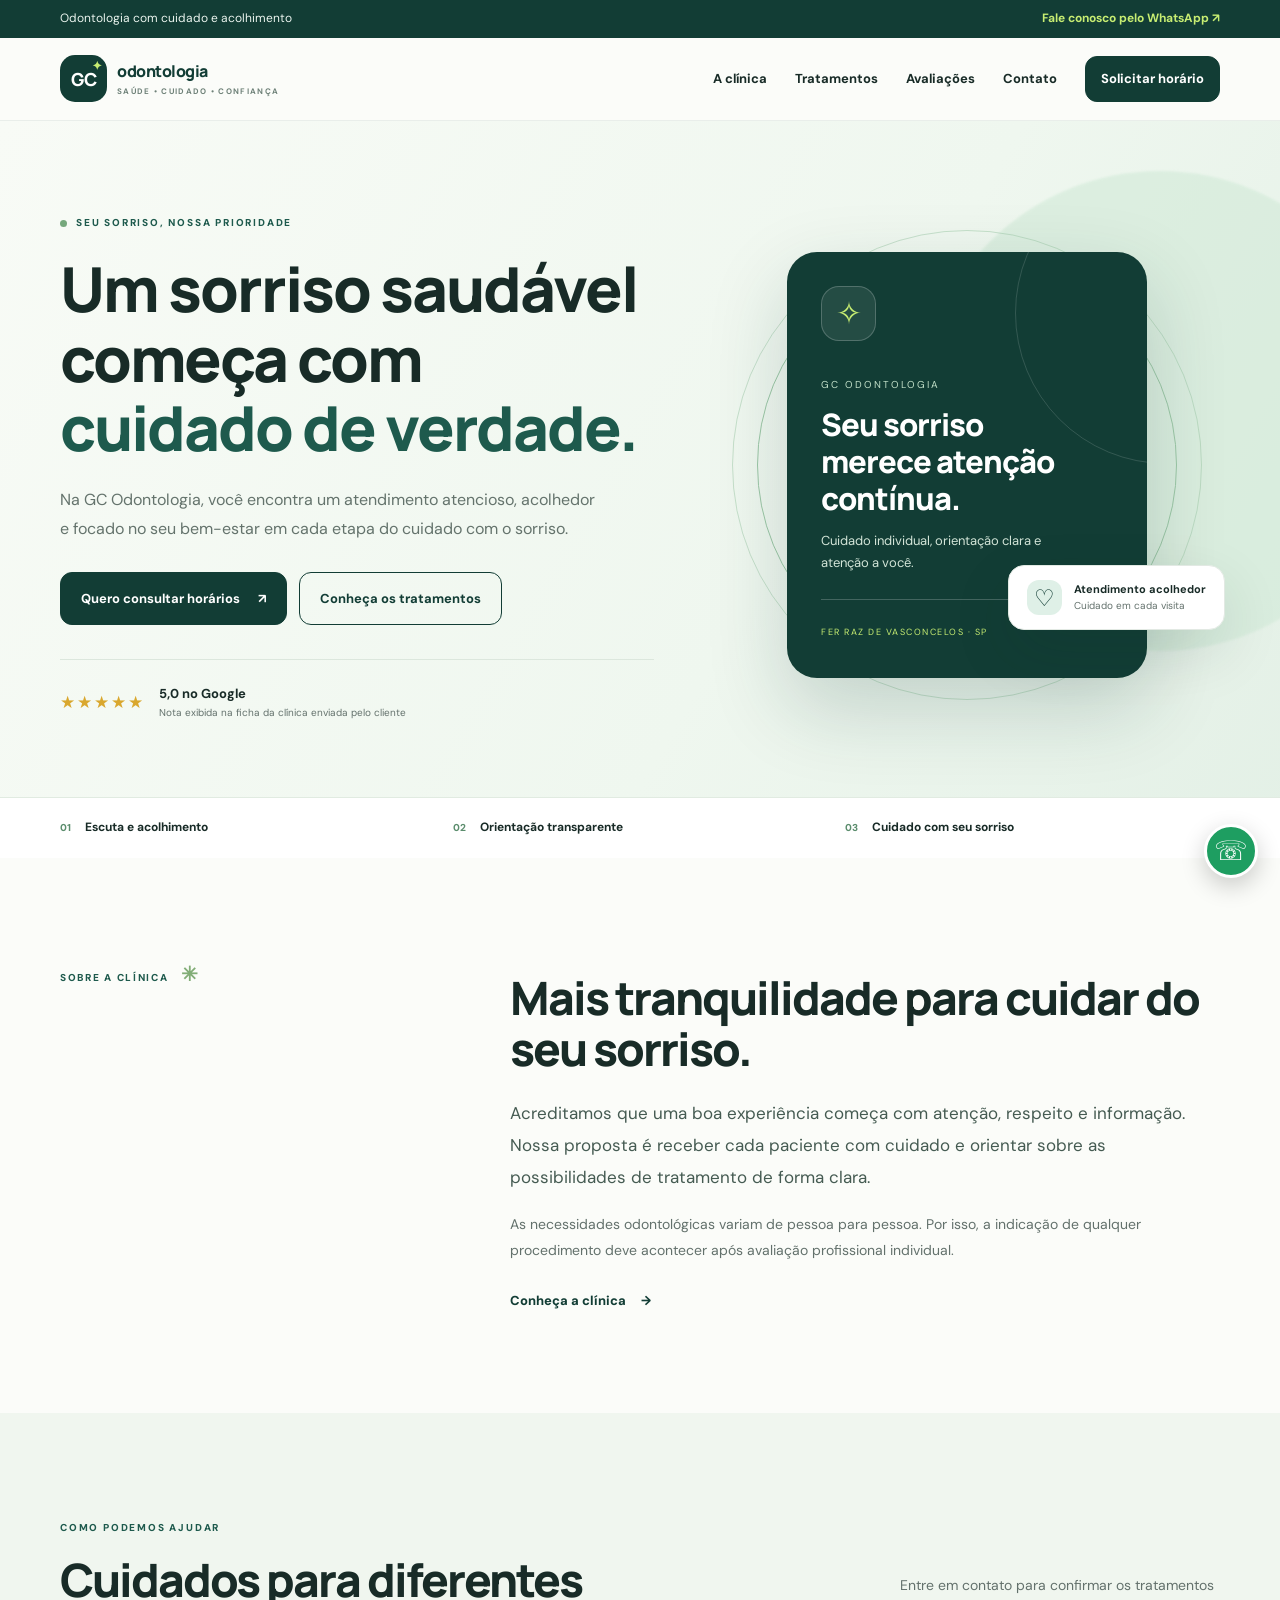
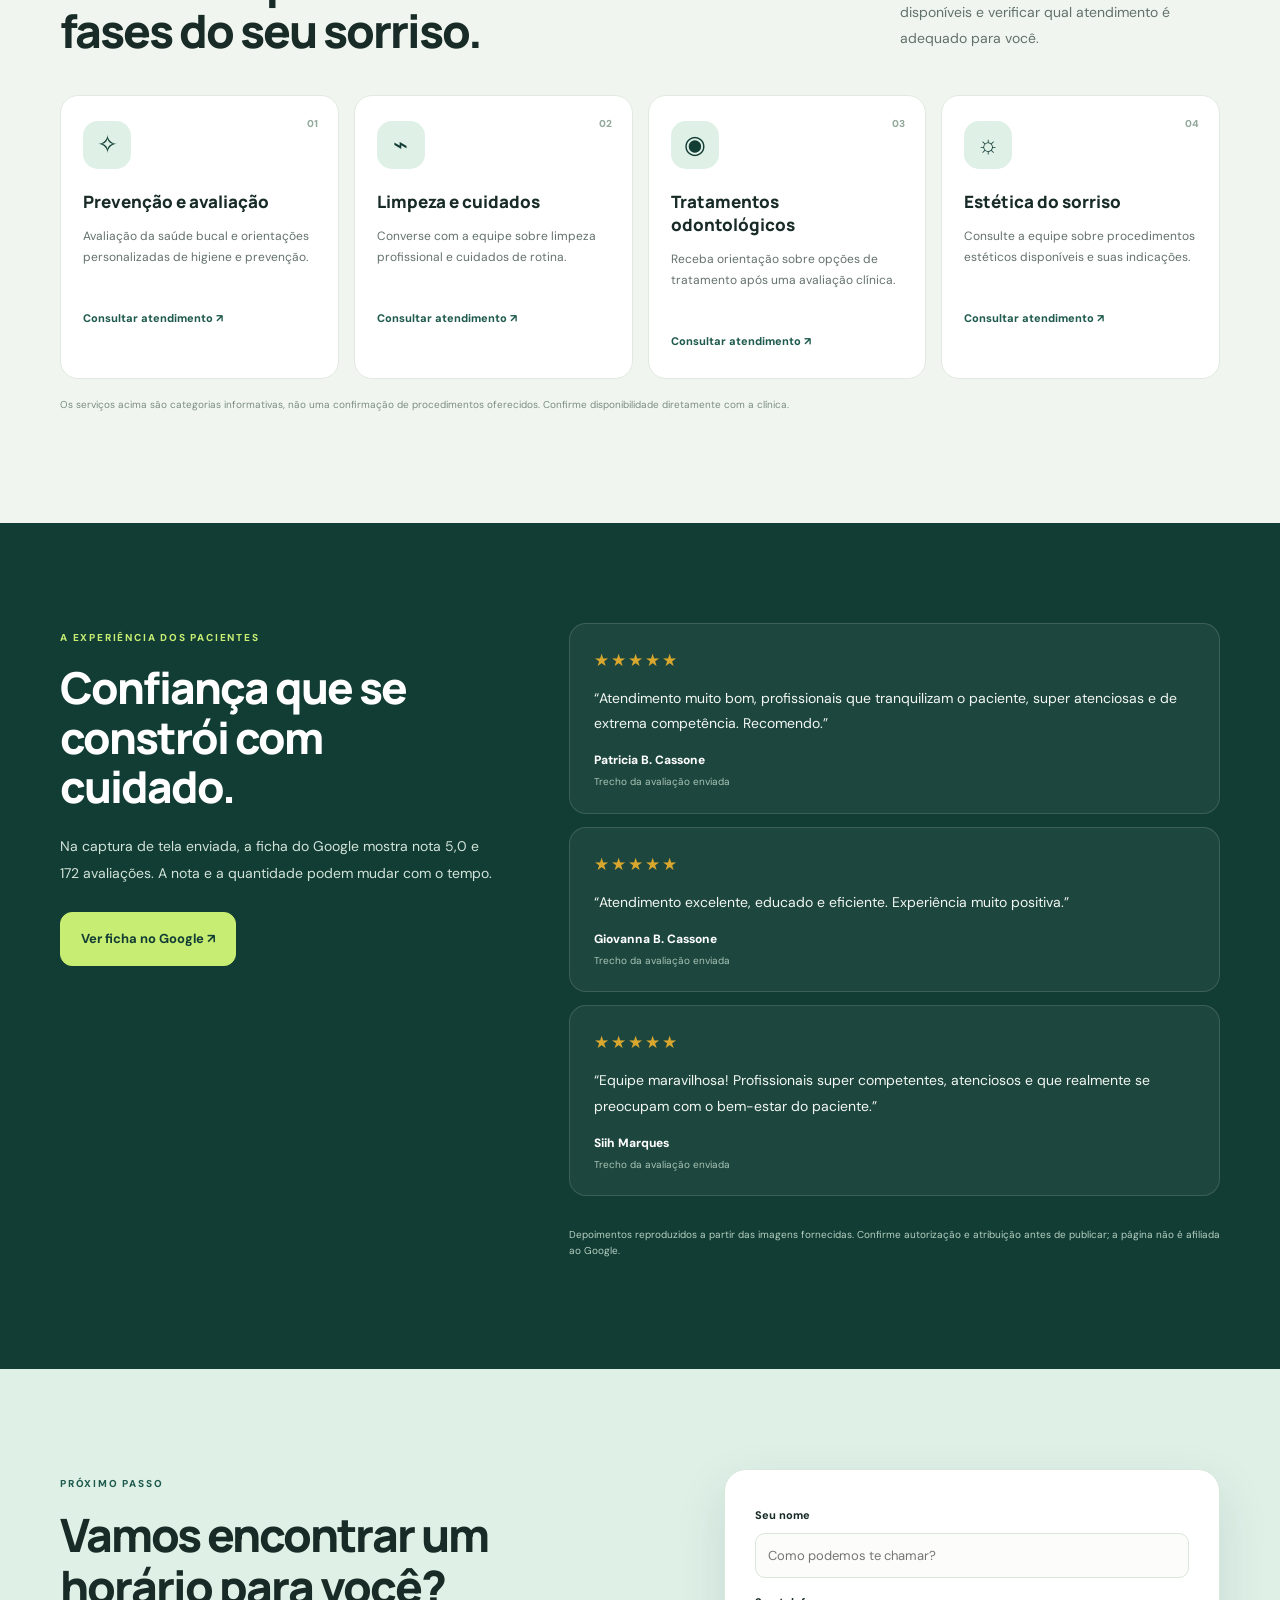
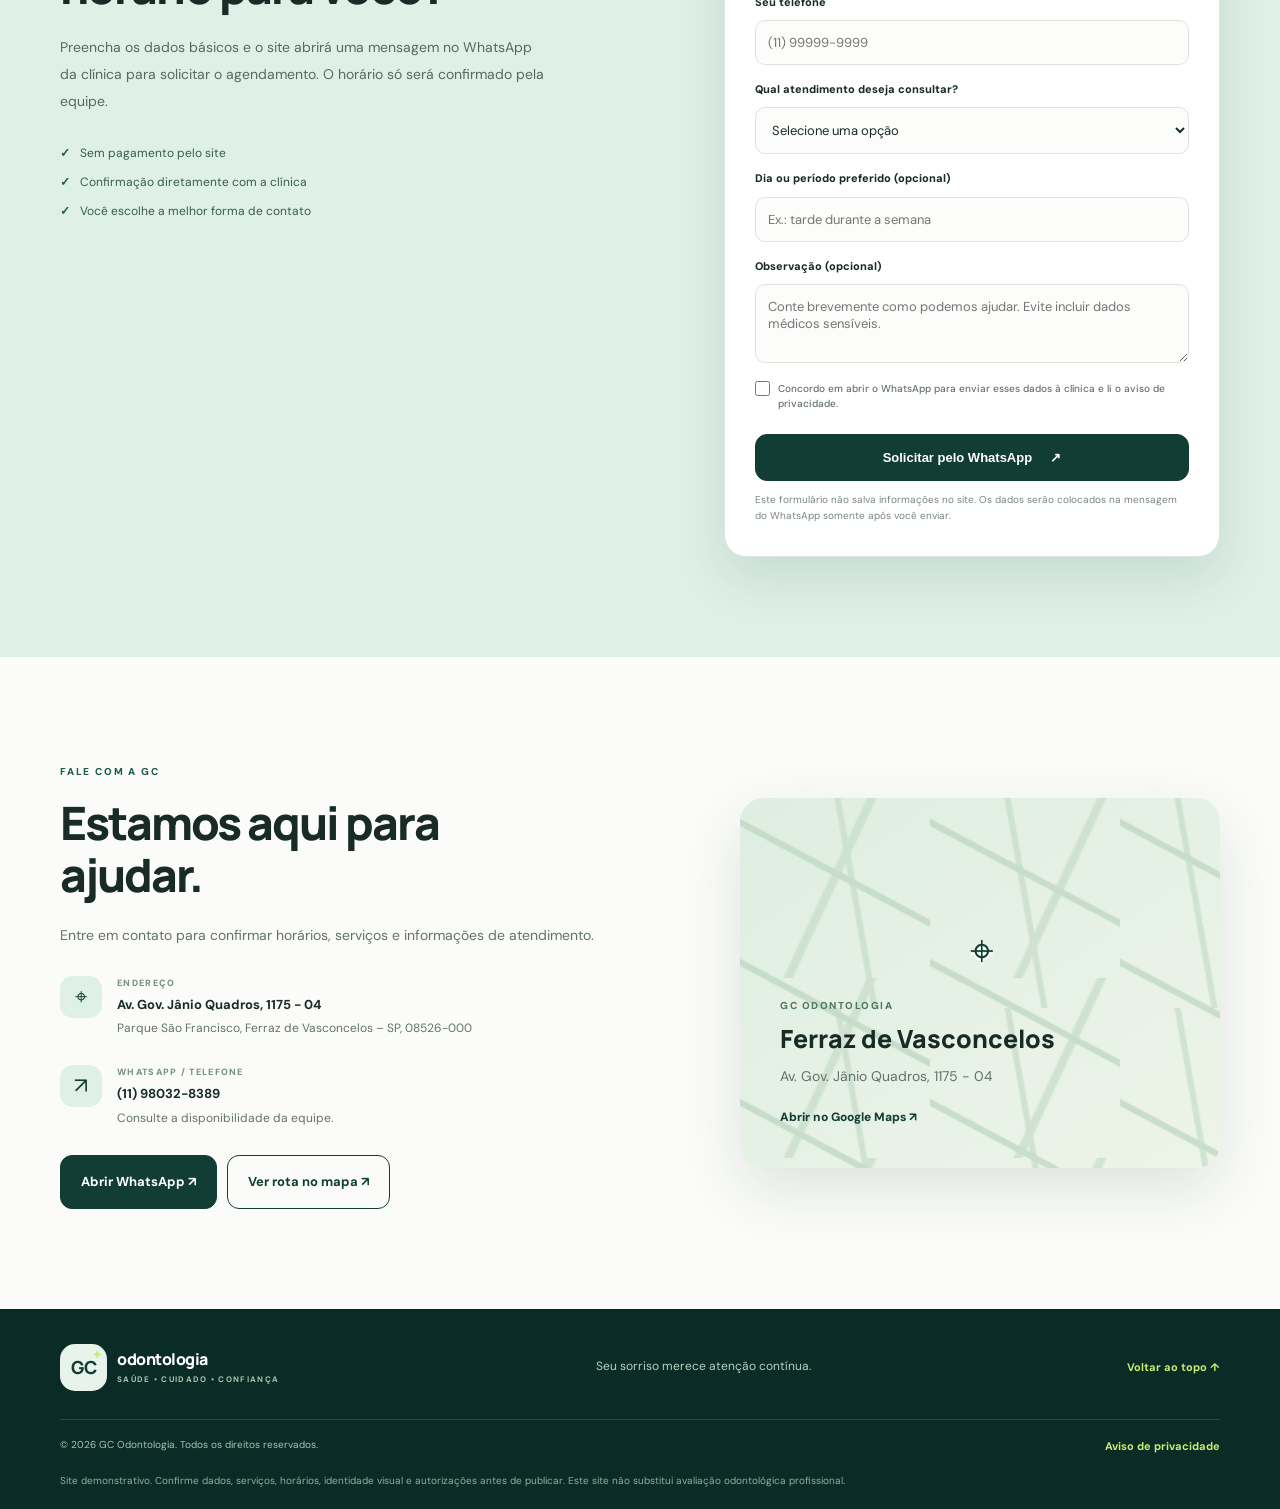
<file: index.html>
<!doctype html>
<html lang="pt-BR">
<head>
  <meta charset="utf-8">
  <meta name="viewport" content="width=device-width, initial-scale=1">
  <meta name="theme-color" content="#123d35">
  <meta name="description" content="GC Odontologia em Ferraz de Vasconcelos. Atendimento odontológico com cuidado, atenção e acolhimento. Entre em contato para consultar horários.">
  <title>GC Odontologia | Seu sorriso merece cuidado</title>
  <link rel="preconnect" href="https://fonts.googleapis.com">
  <link rel="preconnect" href="https://fonts.gstatic.com" crossorigin>
  <link href="https://fonts.googleapis.com/css2?family=DM+Sans:wght@400;500;600;700&family=Manrope:wght@400;500;600;700;800&display=swap" rel="stylesheet">
  <link rel="stylesheet" href="styles.css">
</head>
<body>
  <div class="topline"><div class="container top-inner"><span>Odontologia com cuidado e acolhimento</span><a href="https://wa.me/5511980328389" target="_blank" rel="noopener">Fale conosco pelo WhatsApp ↗</a></div></div>
  <header class="header">
    <div class="container nav">
      <a class="brand" href="#inicio" aria-label="GC Odontologia, início"><span class="brand-mark">GC<span>✦</span></span><span class="brand-name">odontologia<small>SAÚDE • CUIDADO • CONFIANÇA</small></span></a>
      <button class="menu-toggle" id="menuToggle" aria-label="Abrir menu" aria-expanded="false">☰</button>
      <nav id="mainNav"><a href="#sobre">A clínica</a><a href="#servicos">Tratamentos</a><a href="#avaliacoes">Avaliações</a><a href="#contato">Contato</a><a class="btn btn-small" href="#agendamento">Solicitar horário</a></nav>
    </div>
  </header>
  <main>
    <section class="hero" id="inicio">
      <div class="hero-glow"></div>
      <div class="container hero-grid">
        <div class="hero-copy">
          <span class="eyebrow"><span class="dot"></span> SEU SORRISO, NOSSA PRIORIDADE</span>
          <h1>Um sorriso saudável começa com <em>cuidado de verdade.</em></h1>
          <p>Na GC Odontologia, você encontra um atendimento atencioso, acolhedor e focado no seu bem-estar em cada etapa do cuidado com o sorriso.</p>
          <div class="hero-actions"><a class="btn" href="#agendamento">Quero consultar horários <span>↗</span></a><a class="btn btn-ghost" href="#servicos">Conheça os tratamentos</a></div>
          <div class="social-proof"><div class="stars">★★★★★</div><div><strong>5,0 no Google</strong><span>Nota exibida na ficha da clínica enviada pelo cliente</span></div></div>
        </div>
        <div class="hero-visual">
          <div class="hero-card">
            <div class="smile-icon">✧</div>
            <div class="hero-card-kicker">GC ODONTOLOGIA</div>
            <h2>Seu sorriso merece atenção contínua.</h2>
            <p>Cuidado individual, orientação clara e atenção a você.</p>
            <div class="card-line"></div>
            <span class="card-location">FER RAZ DE VASCONCELOS · SP</span>
          </div>
          <div class="floating-note"><span class="floating-icon">♡</span><span><strong>Atendimento acolhedor</strong><small>Cuidado em cada visita</small></span></div>
          <div class="circle circle-one"></div><div class="circle circle-two"></div>
        </div>
      </div>
      <div class="hero-bottom"><div class="container mini-features"><div><span>01</span><strong>Escuta e acolhimento</strong></div><div><span>02</span><strong>Orientação transparente</strong></div><div><span>03</span><strong>Cuidado com seu sorriso</strong></div></div></div>
    </section>
    <section class="section about" id="sobre"><div class="container about-grid">
      <div class="section-label">SOBRE A CLÍNICA <span>✳</span></div>
      <div><h2>Mais tranquilidade para cuidar do seu sorriso.</h2><p class="lead">Acreditamos que uma boa experiência começa com atenção, respeito e informação. Nossa proposta é receber cada paciente com cuidado e orientar sobre as possibilidades de tratamento de forma clara.</p><p>As necessidades odontológicas variam de pessoa para pessoa. Por isso, a indicação de qualquer procedimento deve acontecer após avaliação profissional individual.</p><a class="text-link" href="#contato">Conheça a clínica <span>→</span></a></div>
    </div></section>
    <section class="section services" id="servicos"><div class="container">
      <div class="section-heading"><div><span class="eyebrow">COMO PODEMOS AJUDAR</span><h2>Cuidados para diferentes fases do seu sorriso.</h2></div><p>Entre em contato para confirmar os tratamentos disponíveis e verificar qual atendimento é adequado para você.</p></div>
      <div class="service-grid">
        <article class="service-card"><div class="service-number">01</div><div class="service-icon">✧</div><h3>Prevenção e avaliação</h3><p>Avaliação da saúde bucal e orientações personalizadas de higiene e prevenção.</p><a href="#agendamento">Consultar atendimento ↗</a></article>
        <article class="service-card"><div class="service-number">02</div><div class="service-icon">⌁</div><h3>Limpeza e cuidados</h3><p>Converse com a equipe sobre limpeza profissional e cuidados de rotina.</p><a href="#agendamento">Consultar atendimento ↗</a></article>
        <article class="service-card"><div class="service-number">03</div><div class="service-icon">◉</div><h3>Tratamentos odontológicos</h3><p>Receba orientação sobre opções de tratamento após uma avaliação clínica.</p><a href="#agendamento">Consultar atendimento ↗</a></article>
        <article class="service-card"><div class="service-number">04</div><div class="service-icon">☼</div><h3>Estética do sorriso</h3><p>Consulte a equipe sobre procedimentos estéticos disponíveis e suas indicações.</p><a href="#agendamento">Consultar atendimento ↗</a></article>
      </div>
      <p class="fineprint">Os serviços acima são categorias informativas, não uma confirmação de procedimentos oferecidos. Confirme disponibilidade diretamente com a clínica.</p>
    </div></section>
    <section class="section review-section" id="avaliacoes"><div class="container review-layout">
      <div class="review-intro"><span class="eyebrow">A EXPERIÊNCIA DOS PACIENTES</span><h2>Confiança que se constrói com cuidado.</h2><p>Na captura de tela enviada, a ficha do Google mostra nota 5,0 e 172 avaliações. A nota e a quantidade podem mudar com o tempo.</p><a class="btn btn-light" href="https://www.google.com/search?q=GC+Odontologia+Ferraz+de+Vasconcelos" target="_blank" rel="noopener">Ver ficha no Google ↗</a></div>
      <div class="review-cards">
        <article class="review-card"><div class="stars">★★★★★</div><blockquote>“Atendimento muito bom, profissionais que tranquilizam o paciente, super atenciosas e de extrema competência. Recomendo.”</blockquote><div class="review-author">Patricia B. Cassone <span>Trecho da avaliação enviada</span></div></article>
        <article class="review-card"><div class="stars">★★★★★</div><blockquote>“Atendimento excelente, educado e eficiente. Experiência muito positiva.”</blockquote><div class="review-author">Giovanna B. Cassone <span>Trecho da avaliação enviada</span></div></article>
        <article class="review-card"><div class="stars">★★★★★</div><blockquote>“Equipe maravilhosa! Profissionais super competentes, atenciosos e que realmente se preocupam com o bem-estar do paciente.”</blockquote><div class="review-author">Siih Marques <span>Trecho da avaliação enviada</span></div></article>
        <p class="fineprint">Depoimentos reproduzidos a partir das imagens fornecidas. Confirme autorização e atribuição antes de publicar; a página não é afiliada ao Google.</p>
      </div>
    </div></section>
    <section class="section appointment" id="agendamento"><div class="container appointment-grid">
      <div><span class="eyebrow">PRÓXIMO PASSO</span><h2>Vamos encontrar um horário para você?</h2><p>Preencha os dados básicos e o site abrirá uma mensagem no WhatsApp da clínica para solicitar o agendamento. O horário só será confirmado pela equipe.</p><div class="appointment-note"><span>✓</span> Sem pagamento pelo site<br><span>✓</span> Confirmação diretamente com a clínica<br><span>✓</span> Você escolhe a melhor forma de contato</div></div>
      <form id="bookingForm" class="booking-form">
        <label for="name">Seu nome</label><input id="name" name="name" autocomplete="name" required placeholder="Como podemos te chamar?">
        <label for="phone">Seu telefone</label><input id="phone" name="phone" type="tel" autocomplete="tel" placeholder="(11) 99999-9999">
        <label for="service">Qual atendimento deseja consultar?</label><select id="service" name="service" required><option value="">Selecione uma opção</option><option>Avaliação odontológica</option><option>Prevenção e limpeza</option><option>Tratamento odontológico</option><option>Estética do sorriso</option><option>Outro / preciso de orientação</option></select>
        <label for="date">Dia ou período preferido (opcional)</label><input id="date" name="date" placeholder="Ex.: tarde durante a semana">
        <label for="message">Observação (opcional)</label><textarea id="message" name="message" rows="3" placeholder="Conte brevemente como podemos ajudar. Evite incluir dados médicos sensíveis."></textarea>
        <label class="consent"><input type="checkbox" required> Concordo em abrir o WhatsApp para enviar esses dados à clínica e li o aviso de privacidade.</label>
        <button class="btn btn-submit" type="submit">Solicitar pelo WhatsApp <span>↗</span></button>
        <p class="form-note">Este formulário não salva informações no site. Os dados serão colocados na mensagem do WhatsApp somente após você enviar.</p>
      </form>
    </div></section>
    <section class="section contact" id="contato"><div class="container contact-grid">
      <div><span class="eyebrow">FALE COM A GC</span><h2>Estamos aqui para ajudar.</h2><p>Entre em contato para confirmar horários, serviços e informações de atendimento.</p>
      <div class="contact-item"><span class="contact-icon">⌖</span><div><small>ENDEREÇO</small><strong>Av. Gov. Jânio Quadros, 1175 - 04</strong><p>Parque São Francisco, Ferraz de Vasconcelos – SP, 08526-000</p></div></div>
      <div class="contact-item"><span class="contact-icon">↗</span><div><small>WHATSAPP / TELEFONE</small><strong>(11) 98032-8389</strong><p>Consulte a disponibilidade da equipe.</p></div></div>
      <div class="contact-actions"><a class="btn" href="https://wa.me/5511980328389" target="_blank" rel="noopener">Abrir WhatsApp ↗</a><a class="btn btn-ghost" href="https://www.google.com/maps/search/?api=1&query=GC+Odontologia+Av.+Gov.+J%C3%A2nio+Quadros+1175+Ferraz+de+Vasconcelos" target="_blank" rel="noopener">Ver rota no mapa ↗</a></div>
      </div>
      <div class="map-card"><div class="map-pattern"></div><div class="map-pin">⌖</div><span>GC ODONTOLOGIA</span><h3>Ferraz de Vasconcelos</h3><p>Av. Gov. Jânio Quadros, 1175 - 04</p><a href="https://www.google.com/maps/search/?api=1&query=GC+Odontologia+Av.+Gov.+J%C3%A2nio+Quadros+1175+Ferraz+de+Vasconcelos" target="_blank" rel="noopener">Abrir no Google Maps ↗</a></div>
    </div></section>
  </main>
  <footer class="footer"><div class="container footer-main"><a class="brand brand-footer" href="#inicio"><span class="brand-mark">GC<span>✦</span></span><span class="brand-name">odontologia<small>SAÚDE • CUIDADO • CONFIANÇA</small></span></a><p>Seu sorriso merece atenção contínua.</p><a href="#inicio">Voltar ao topo ↑</a></div><div class="container footer-bottom"><span>© <span id="year"></span> GC Odontologia. Todos os direitos reservados.</span><a href="privacidade.html">Aviso de privacidade</a></div><div class="container disclaimer">Site demonstrativo. Confirme dados, serviços, horários, identidade visual e autorizações antes de publicar. Este site não substitui avaliação odontológica profissional.</div></footer>
  <a class="whatsapp-float" href="https://wa.me/5511980328389" target="_blank" rel="noopener" aria-label="Falar com a GC Odontologia pelo WhatsApp">☏</a>
  <script src="script.js"></script>
</body>
</html>
</file>
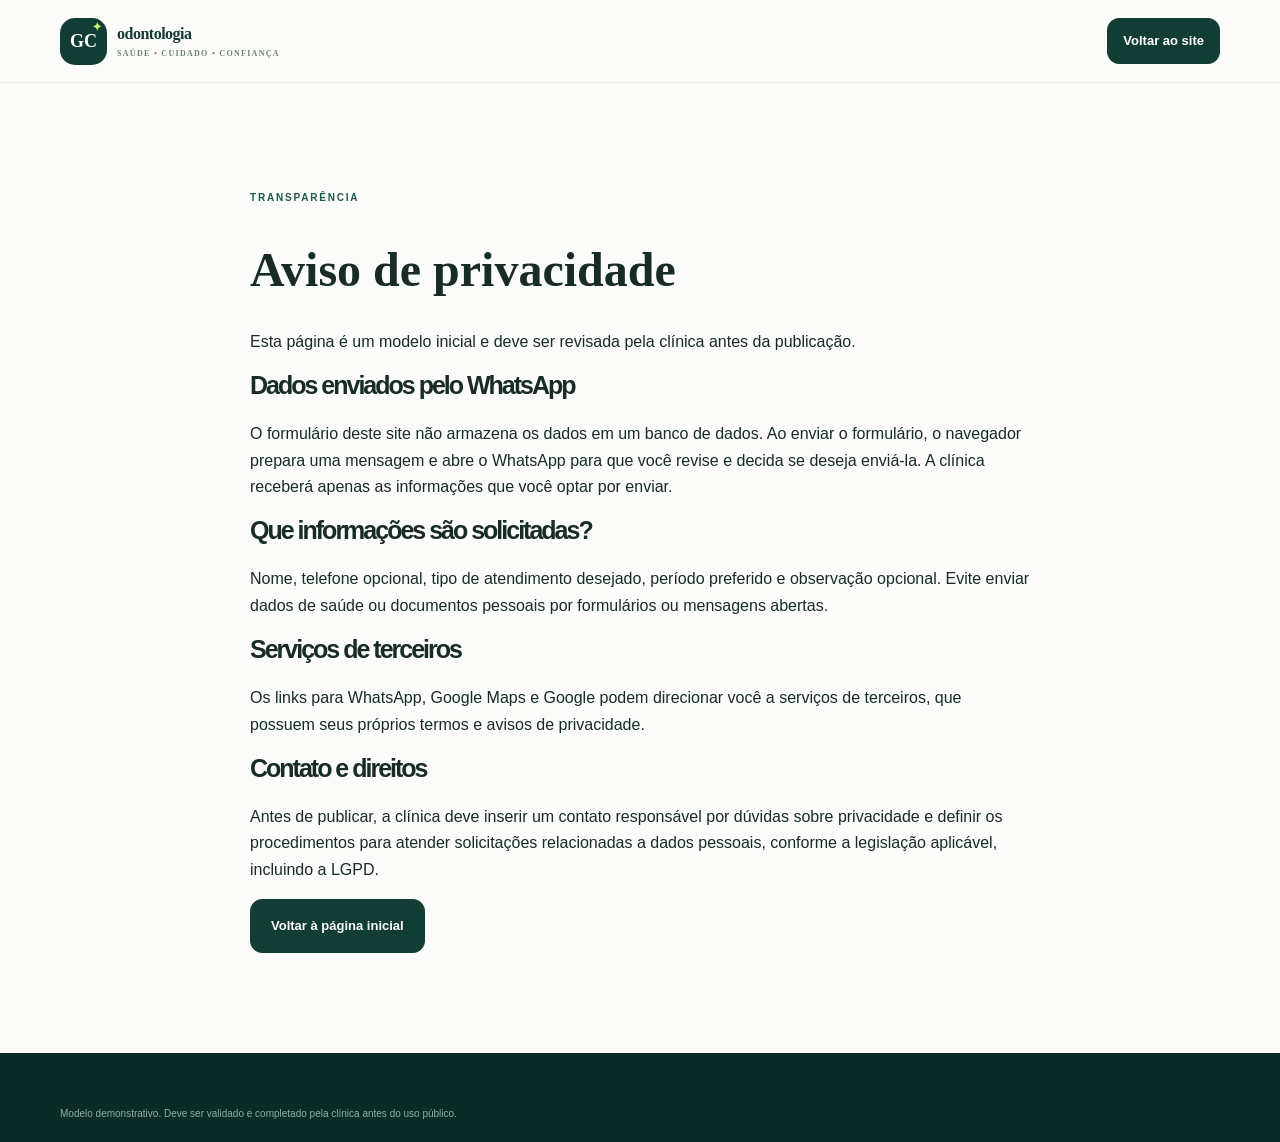
<file: privacidade.html>
<!doctype html>
<html lang="pt-BR"><head><meta charset="utf-8"><meta name="viewport" content="width=device-width, initial-scale=1"><meta name="theme-color" content="#123d35"><title>Aviso de privacidade | GC Odontologia</title><link rel="stylesheet" href="styles.css"></head>
<body><header class="header"><div class="container nav"><a class="brand" href="index.html"><span class="brand-mark">GC<span>✦</span></span><span class="brand-name">odontologia<small>SAÚDE • CUIDADO • CONFIANÇA</small></span></a><a class="btn btn-small" href="index.html">Voltar ao site</a></div></header>
<main class="section"><div class="container" style="max-width:780px"><span class="eyebrow">TRANSPARÊNCIA</span><h1 style="font-family:Manrope;font-size:clamp(32px,5vw,48px);line-height:1.15">Aviso de privacidade</h1><p>Esta página é um modelo inicial e deve ser revisada pela clínica antes da publicação.</p><h2 style="font-size:25px">Dados enviados pelo WhatsApp</h2><p>O formulário deste site não armazena os dados em um banco de dados. Ao enviar o formulário, o navegador prepara uma mensagem e abre o WhatsApp para que você revise e decida se deseja enviá-la. A clínica receberá apenas as informações que você optar por enviar.</p><h2 style="font-size:25px">Que informações são solicitadas?</h2><p>Nome, telefone opcional, tipo de atendimento desejado, período preferido e observação opcional. Evite enviar dados de saúde ou documentos pessoais por formulários ou mensagens abertas.</p><h2 style="font-size:25px">Serviços de terceiros</h2><p>Os links para WhatsApp, Google Maps e Google podem direcionar você a serviços de terceiros, que possuem seus próprios termos e avisos de privacidade.</p><h2 style="font-size:25px">Contato e direitos</h2><p>Antes de publicar, a clínica deve inserir um contato responsável por dúvidas sobre privacidade e definir os procedimentos para atender solicitações relacionadas a dados pessoais, conforme a legislação aplicável, incluindo a LGPD.</p><a class="btn" href="index.html">Voltar à página inicial</a></div></main><footer class="footer"><div class="container disclaimer">Modelo demonstrativo. Deve ser validado e completado pela clínica antes do uso público.</div></footer></body></html>
</file>
<file: styles.css>
:root{--green:#123d35;--green2:#1e5a4d;--mint:#dff0e7;--lime:#c7ed72;--ink:#182b27;--muted:#63716c;--paper:#fbfcf9;--white:#fff;--line:#e2e9e3;--radius:22px;--shadow:0 22px 60px rgba(13,53,43,.12)}*{box-sizing:border-box}html{scroll-behavior:smooth;scroll-padding-top:90px}body{margin:0;background:var(--paper);color:var(--ink);font-family:"DM Sans",sans-serif;line-height:1.65}a{color:inherit;text-decoration:none}.container{width:min(1160px,calc(100% - 40px));margin:auto}.topline{background:var(--green);color:#eaf4ee;font-size:12px}.top-inner{display:flex;justify-content:space-between;gap:16px;padding:9px 0}.top-inner a{color:var(--lime);font-weight:700}.header{position:sticky;top:0;z-index:20;background:rgba(251,252,249,.93);backdrop-filter:blur(16px);border-bottom:1px solid rgba(18,61,53,.08)}.nav{height:82px;display:flex;align-items:center;justify-content:space-between;gap:20px}.brand{display:flex;align-items:center;gap:10px}.brand-mark{width:47px;height:47px;border-radius:15px;background:var(--green);color:white;display:grid;place-items:center;font:800 18px Manrope;position:relative}.brand-mark span{color:var(--lime);font-size:12px;position:absolute;right:5px;top:2px}.brand-name{font:800 16px Manrope;letter-spacing:-.5px;color:var(--green);line-height:1.2}.brand-name small{display:block;font:700 8px "DM Sans";letter-spacing:1.3px;margin-top:5px;color:#6e8178}.nav nav{display:flex;align-items:center;gap:28px;font-size:13px;font-weight:700}.nav nav>a:not(.btn):hover,.text-link:hover{color:var(--green2)}.menu-toggle{display:none;border:0;background:var(--mint);color:var(--green);padding:10px 13px;border-radius:10px;font-size:20px}.btn{display:inline-flex;align-items:center;justify-content:center;gap:18px;background:var(--green);color:white;padding:15px 20px;border:1px solid var(--green);border-radius:12px;font-weight:700;font-size:13px;transition:.2s;cursor:pointer}.btn:hover{background:var(--green2);transform:translateY(-2px)}.btn-small{padding:11px 15px}.btn-ghost{background:transparent;color:var(--green)}.btn-ghost:hover{color:white}.hero{position:relative;overflow:hidden;background:linear-gradient(120deg,#f8fbf6 0%,#eff7ef 60%,#e3f0e6 100%);padding:88px 0 0}.hero-glow{position:absolute;width:480px;height:480px;border-radius:50%;background:#cfe9d6;filter:blur(1px);right:-120px;top:50px;opacity:.55}.hero-grid{display:grid;grid-template-columns:1.08fr .92fr;gap:60px;align-items:center;padding-bottom:76px;position:relative}.eyebrow{display:inline-flex;align-items:center;gap:9px;color:var(--green2);font-size:10px;font-weight:800;letter-spacing:1.8px}.dot{width:7px;height:7px;background:#75a87c;border-radius:50%}.hero h1,.section h2{font-family:Manrope,sans-serif;letter-spacing:-2px;line-height:1.12;font-size:clamp(38px,5vw,62px);margin:19px 0 22px;font-weight:800}.hero h1 em{font-style:normal;color:var(--green2)}.hero-copy>p{max-width:540px;color:#64736c;font-size:16px;line-height:1.85}.hero-actions{display:flex;gap:12px;flex-wrap:wrap;margin:28px 0 34px}.social-proof{display:flex;align-items:center;gap:14px;border-top:1px solid #dce7dd;padding-top:23px}.stars{letter-spacing:2px;color:#d9a72e;font-size:17px;white-space:nowrap}.social-proof strong,.social-proof span{display:block}.social-proof strong{font-size:13px}.social-proof span{font-size:10px;color:var(--muted)}.hero-visual{min-height:410px;display:grid;place-items:center;position:relative}.hero-card{z-index:1;width:min(360px,90%);min-height:355px;background:var(--green);border-radius:30px;padding:34px;color:white;box-shadow:0 30px 80px #123d3530;position:relative;overflow:hidden}.hero-card:after{content:"";position:absolute;border:1px solid #ffffff24;width:300px;height:300px;border-radius:50%;right:-170px;top:-90px}.smile-icon{display:grid;place-items:center;width:55px;height:55px;background:#ffffff14;border:1px solid #ffffff35;color:var(--lime);font-size:31px;border-radius:18px}.hero-card-kicker{font-size:10px;letter-spacing:2px;color:#c1dfc8;margin-top:36px}.hero-card h2{font:800 31px/1.2 Manrope;letter-spacing:-1px;max-width:270px;margin:12px 0}.hero-card p{font-size:13px;color:#d3e5d8;max-width:240px}.card-line{height:1px;background:#ffffff35;margin:26px 0 17px}.card-location{font-size:9px;letter-spacing:1.5px;color:var(--lime)}.floating-note{position:absolute;z-index:2;right:-5px;bottom:48px;background:white;border:1px solid var(--line);border-radius:16px;padding:14px 18px;box-shadow:var(--shadow);display:flex;align-items:center;gap:12px}.floating-icon{width:35px;height:35px;display:grid;place-items:center;background:var(--mint);border-radius:12px;color:var(--green);font-size:23px}.floating-note strong,.floating-note small{display:block}.floating-note strong{font-size:11px}.floating-note small{font-size:10px;color:var(--muted)}.circle{position:absolute;border:1px solid #9cc7a6;border-radius:50%}.circle-one{width:420px;height:420px}.circle-two{width:470px;height:470px;opacity:.5}.hero-bottom{background:#fff;border-top:1px solid #e1ebe1}.mini-features{display:grid;grid-template-columns:repeat(3,1fr);padding:20px 0;gap:18px}.mini-features div{display:flex;align-items:center;gap:14px;font-size:12px}.mini-features span{font-size:10px;color:#5b8d6d;font-weight:800}.section{padding:100px 0}.about-grid{display:grid;grid-template-columns:.55fr 1fr;gap:60px}.section-label{font-size:10px;font-weight:800;letter-spacing:1.7px;color:var(--green2)}.section-label span{color:#82ad77;font-size:20px;margin-left:9px}.section h2{font-size:clamp(32px,4vw,46px);margin:14px 0 22px}.about-grid>div:nth-child(2){max-width:740px}.about-grid p,.section-heading>p,.contact-grid>div>p{color:var(--muted);font-size:14px;line-height:1.9}.lead{font-size:17px!important;color:#455b52!important}.text-link{display:inline-flex;gap:15px;margin-top:12px;font-weight:800;color:var(--green);font-size:13px}.services{background:#f0f6ef}.section-heading{display:flex;justify-content:space-between;align-items:end;gap:40px;margin-bottom:38px}.section-heading>div{max-width:600px}.section-heading h2{margin-bottom:0}.section-heading>p{max-width:320px;margin:0 0 5px}.service-grid{display:grid;grid-template-columns:repeat(4,1fr);gap:15px}.service-card{background:white;border:1px solid #e1eae0;border-radius:18px;padding:25px 22px;position:relative;min-height:275px;transition:.2s}.service-card:hover{transform:translateY(-4px);box-shadow:var(--shadow)}.service-number{position:absolute;right:20px;top:20px;font-size:10px;color:#91a89a;font-weight:800}.service-icon{width:48px;height:48px;background:var(--mint);border-radius:15px;display:grid;place-items:center;color:var(--green);font-size:25px}.service-card h3{font:800 17px Manrope;line-height:1.35;margin:22px 0 10px}.service-card p{font-size:12px;color:var(--muted);line-height:1.8;min-height:66px}.service-card a{font-size:11px;color:var(--green2);font-weight:800}.fineprint{font-size:10px!important;color:#7c8c82!important;line-height:1.6;margin-top:18px}.review-section{background:var(--green);color:white}.review-layout{display:grid;grid-template-columns:.8fr 1.2fr;gap:75px}.review-intro .eyebrow{color:var(--lime)}.review-intro h2{font-size:44px}.review-intro p{color:#d2e3d8;font-size:14px;line-height:1.9;margin-bottom:26px}.btn-light{background:var(--lime);border-color:var(--lime);color:var(--green)}.btn-light:hover{background:#d8f7a0;color:var(--green)}.review-cards{display:grid;gap:13px}.review-card{padding:22px 24px;background:#ffffff0c;border:1px solid #ffffff24;border-radius:17px}.review-card blockquote{font-size:14px;line-height:1.8;margin:12px 0 15px;color:#f2f7f2}.review-author{font-size:12px;font-weight:800}.review-author span{display:block;font-size:10px;color:#a9c4b5;font-weight:400;margin-top:3px}.review-cards .fineprint{color:#b5cfc0!important}.appointment{background:var(--mint)}.appointment-grid{display:grid;grid-template-columns:1fr .85fr;gap:80px;align-items:start}.appointment-grid>div:first-child{position:sticky;top:120px}.appointment-grid h2{max-width:530px}.appointment-grid>div>p{max-width:490px;color:#536b60;font-size:14px;line-height:1.9}.appointment-note{font-size:12px;line-height:2.4;color:#375c4d;margin-top:25px}.appointment-note span{display:inline-block;color:var(--green2);font-weight:900;margin-right:7px}.booking-form{background:white;padding:30px;border:1px solid #d8e8db;border-radius:22px;box-shadow:0 20px 50px #174a3520;display:grid;gap:9px}.booking-form label{font-size:11px;font-weight:800;margin-top:6px}.booking-form input,.booking-form select,.booking-form textarea{width:100%;border:1px solid #dbe5dc;border-radius:10px;padding:13px 12px;font:13px "DM Sans",sans-serif;color:var(--ink);background:#fcfdfb;outline:none}.booking-form input:focus,.booking-form select:focus,.booking-form textarea:focus{border-color:#5a8d70;box-shadow:0 0 0 3px #5a8d701c}.booking-form textarea{resize:vertical}.booking-form .consent{display:flex;align-items:flex-start;gap:8px;font-size:10px;font-weight:500;color:var(--muted);line-height:1.5;margin:9px 0}.consent input{width:15px;height:15px;margin:0;flex-shrink:0}.btn-submit{width:100%;margin-top:5px}.form-note{font-size:10px;color:#78877e;line-height:1.6;margin:2px 0}.contact-grid{display:grid;grid-template-columns:1fr .8fr;gap:80px;align-items:center}.contact-grid h2{max-width:500px}.contact-item{display:flex;gap:15px;margin:27px 0;align-items:flex-start}.contact-icon{width:42px;height:42px;flex-shrink:0;display:grid;place-items:center;border-radius:13px;background:var(--mint);color:var(--green);font-size:22px}.contact-item small,.contact-item strong{display:block}.contact-item small{font-size:9px;letter-spacing:1.3px;font-weight:800;color:#729080}.contact-item strong{font-size:13px;margin-top:3px}.contact-item p{font-size:12px;color:var(--muted);margin:3px 0 0;line-height:1.7}.contact-actions{display:flex;gap:10px;flex-wrap:wrap;margin-top:25px}.map-card{min-height:370px;position:relative;overflow:hidden;border-radius:24px;background:linear-gradient(145deg,#dfeee2,#edf4e8);padding:40px;display:flex;flex-direction:column;justify-content:end;box-shadow:var(--shadow)}.map-pattern{position:absolute;inset:0;opacity:.6;background-image:linear-gradient(28deg,transparent 46%,#b3d1b8 47%,#b3d1b8 49%,transparent 50%),linear-gradient(115deg,transparent 40%,#c0d9c4 41%,#c0d9c4 43%,transparent 44%),linear-gradient(80deg,transparent 63%,#c0d9c4 64%,#c0d9c4 66%,transparent 67%);background-size:190px 140px,230px 180px,170px 210px}.map-pin{position:absolute;top:32%;left:48%;font-size:42px;color:var(--green);text-shadow:0 3px white}.map-card>span,.map-card h3,.map-card p,.map-card>a{position:relative}.map-card>span{font-size:10px;letter-spacing:1.5px;color:#507660;font-weight:800}.map-card h3{font:800 25px Manrope;margin:7px 0}.map-card p{font-size:12px;color:#5c7768;margin:0 0 18px}.map-card>a{font-size:12px;font-weight:800;color:var(--green)}.footer{background:#0b2c26;color:#e8f3eb;padding:35px 0 20px}.footer-main{display:flex;align-items:center;justify-content:space-between;gap:20px;padding-bottom:28px}.brand-footer .brand-mark{background:#e8f3eb;color:var(--green)}.brand-footer .brand-name{color:white}.brand-footer .brand-name small{color:#a9c7b5}.footer-main p{font-size:12px;color:#b6d0c0}.footer-main>a:last-child,.footer-bottom a{font-size:11px;color:var(--lime);font-weight:700}.footer-bottom{border-top:1px solid #ffffff24;padding-top:17px;display:flex;justify-content:space-between;gap:15px;font-size:10px;color:#abc3b5}.disclaimer{font-size:10px;color:#90b0a0;line-height:1.6;margin-top:18px}.whatsapp-float{position:fixed;right:22px;bottom:22px;z-index:15;width:54px;height:54px;border-radius:50%;display:grid;place-items:center;background:#1e9e61;color:white;font-size:27px;box-shadow:0 8px 25px #0003;border:3px solid white}.whatsapp-float:hover{transform:translateY(-3px)}@media(max-width:900px){.nav nav{gap:15px}.nav nav>a{font-size:11px}.hero-grid{gap:25px}.hero h1{font-size:48px}.service-grid{grid-template-columns:repeat(2,1fr)}.review-layout{gap:35px}.appointment-grid,.contact-grid{gap:35px}.section{padding:75px 0}}@media(max-width:680px){.container{width:min(100% - 32px,520px)}.top-inner{font-size:10px}.top-inner span{max-width:55%}.nav{height:72px}.menu-toggle{display:block}.nav nav{display:none;position:absolute;top:71px;left:0;right:0;background:var(--paper);padding:18px 20px 24px;border-bottom:1px solid var(--line);box-shadow:0 15px 25px #163c2b12;flex-direction:column;align-items:stretch;gap:16px}.nav nav.open{display:flex}.nav nav>a{font-size:13px}.nav nav .btn{text-align:center}.hero{padding-top:55px}.hero-grid{grid-template-columns:1fr;gap:10px;padding-bottom:45px}.hero h1{font-size:43px;letter-spacing:-1.7px}.hero-copy>p{font-size:14px}.hero-actions{gap:9px}.hero-actions .btn{font-size:11px;padding:13px 14px}.hero-visual{min-height:370px;margin-top:5px}.hero-card{min-height:320px;padding:28px;width:82%}.hero-card h2{font-size:28px}.circle-one{width:340px;height:340px}.circle-two{width:380px;height:380px}.floating-note{right:0;bottom:28px}.mini-features{grid-template-columns:1fr;gap:10px;padding:18px 0}.mini-features div{font-size:11px}.section{padding:65px 0}.about-grid{grid-template-columns:1fr;gap:20px}.section h2{font-size:35px;letter-spacing:-1.3px}.section-heading{display:block}.section-heading>p{margin-top:18px}.service-grid{grid-template-columns:1fr}.service-card{min-height:0}.service-card p{min-height:0}.review-layout{grid-template-columns:1fr;gap:30px}.review-intro h2{font-size:36px}.appointment-grid,.contact-grid{grid-template-columns:1fr;gap:30px}.appointment-grid>div:first-child{position:static}.booking-form{padding:22px}.contact-actions .btn{width:100%}.map-card{min-height:310px;padding:28px}.footer-main{align-items:flex-start;flex-direction:column}.footer-bottom{flex-direction:column;gap:9px}.whatsapp-float{right:14px;bottom:14px;width:49px;height:49px}.brand-name{font-size:14px}}@media(prefers-reduced-motion:reduce){html{scroll-behavior:auto}*,*:before,*:after{transition:none!important}}
</file>
